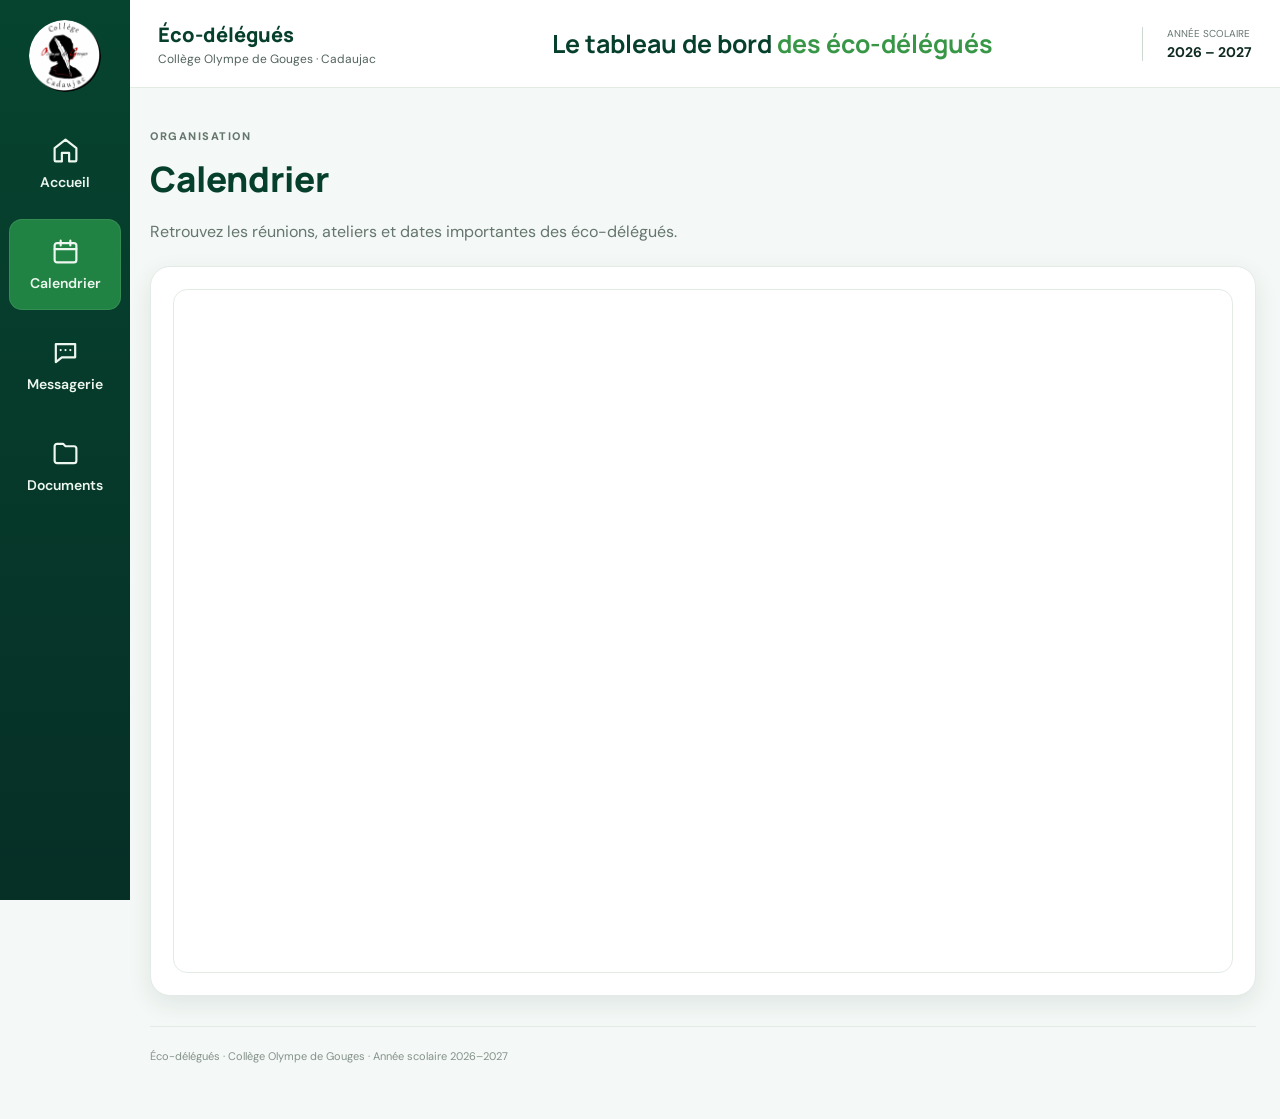
<file: calendrier.html>
<!doctype html><html lang="fr"><head><meta charset="utf-8"><meta name="viewport" content="width=device-width,initial-scale=1"><meta name="theme-color" content="#073f2d"><title>Calendrier | Éco-délégués</title><link rel="icon" href="icone/logo-college.png"><link rel="stylesheet" href="css/style.css"></head><body><header class="topbar">
  <a class="brand" href="index.html"><span><strong>Éco-délégués</strong><small>Collège Olympe de Gouges · Cadaujac</small></span></a>
  <div class="top-title"><strong>Le tableau de bord <em>des éco-délégués</em></strong></div>
  <div class="school-year">ANNÉE SCOLAIRE<strong>2026 – 2027</strong></div>
</header><aside class="sidebar"><a class="sidebar-brand" href="index.html" aria-label="Accueil des éco-délégués"><img src="icone/logo-ecodelegues.png" alt="Logo des éco-délégués"></a>
 <a class="side-link " href="index.html" data-page="home"><svg class="" viewBox="0 0 24 24" aria-hidden="true" fill="none" stroke="currentColor" stroke-width="1.8" stroke-linecap="round" stroke-linejoin="round"><path d="m3 10 9-7 9 7v10a1 1 0 0 1-1 1h-5v-7H9v7H4a1 1 0 0 1-1-1z"/></svg><span>Accueil</span></a>
 <a class="side-link active" href="calendrier.html" data-page="calendar"><svg class="" viewBox="0 0 24 24" aria-hidden="true" fill="none" stroke="currentColor" stroke-width="1.8" stroke-linecap="round" stroke-linejoin="round"><rect x="3" y="5" width="18" height="16" rx="2"/><path d="M16 3v4M8 3v4M3 10h18"/></svg><span>Calendrier</span></a>
 <a class="side-link " href="messagerie.html" data-page="messages"><svg class="" viewBox="0 0 24 24" aria-hidden="true" fill="none" stroke="currentColor" stroke-width="1.8" stroke-linecap="round" stroke-linejoin="round"><path d="M4 5h16v11H9l-5 4z"/><path d="M8 10h.01M12 10h.01M16 10h.01"/></svg><span>Messagerie</span></a>
 <a class="side-link " href="documents.html" data-page="docs"><svg class="" viewBox="0 0 24 24" aria-hidden="true" fill="none" stroke="currentColor" stroke-width="1.8" stroke-linecap="round" stroke-linejoin="round"><path d="M3 6a2 2 0 0 1 2-2h5l2 2h7a2 2 0 0 1 2 2v10a2 2 0 0 1-2 2H5a2 2 0 0 1-2-2z"/></svg><span>Documents</span></a>
</aside><main class="page-shell"><div class="page-heading"><p class="eyebrow">ORGANISATION</p><h1>Calendrier</h1><p>Retrouvez les réunions, ateliers et dates importantes des éco-délégués.</p></div><section class="content-card"><div class="calendar-frame calendar-page-frame"><iframe title="Calendrier complet des éco-délégués" src="https://calendar.google.com/calendar/embed?height=600&wkst=2&ctz=Europe%2FParis&showPrint=0&showCalendars=0&showTz=0&src=ZmYyNzgyZjg5N2QwM2M5NDJmZTU4NDM0N2JiYzAzMDdiZjRiZDdmYTRkMmM0ODNkODE1NzlkYmI1Y2JhMmMwNkBncm91cC5jYWxlbmRhci5nb29nbGUuY29t&color=%23f6bf26" loading="lazy" title="Calendrier Google des éco-délégués"></iframe></div></section><footer class="footer">Éco-délégués · Collège Olympe de Gouges · Année scolaire 2026–2027</footer></main></body></html>
</file>
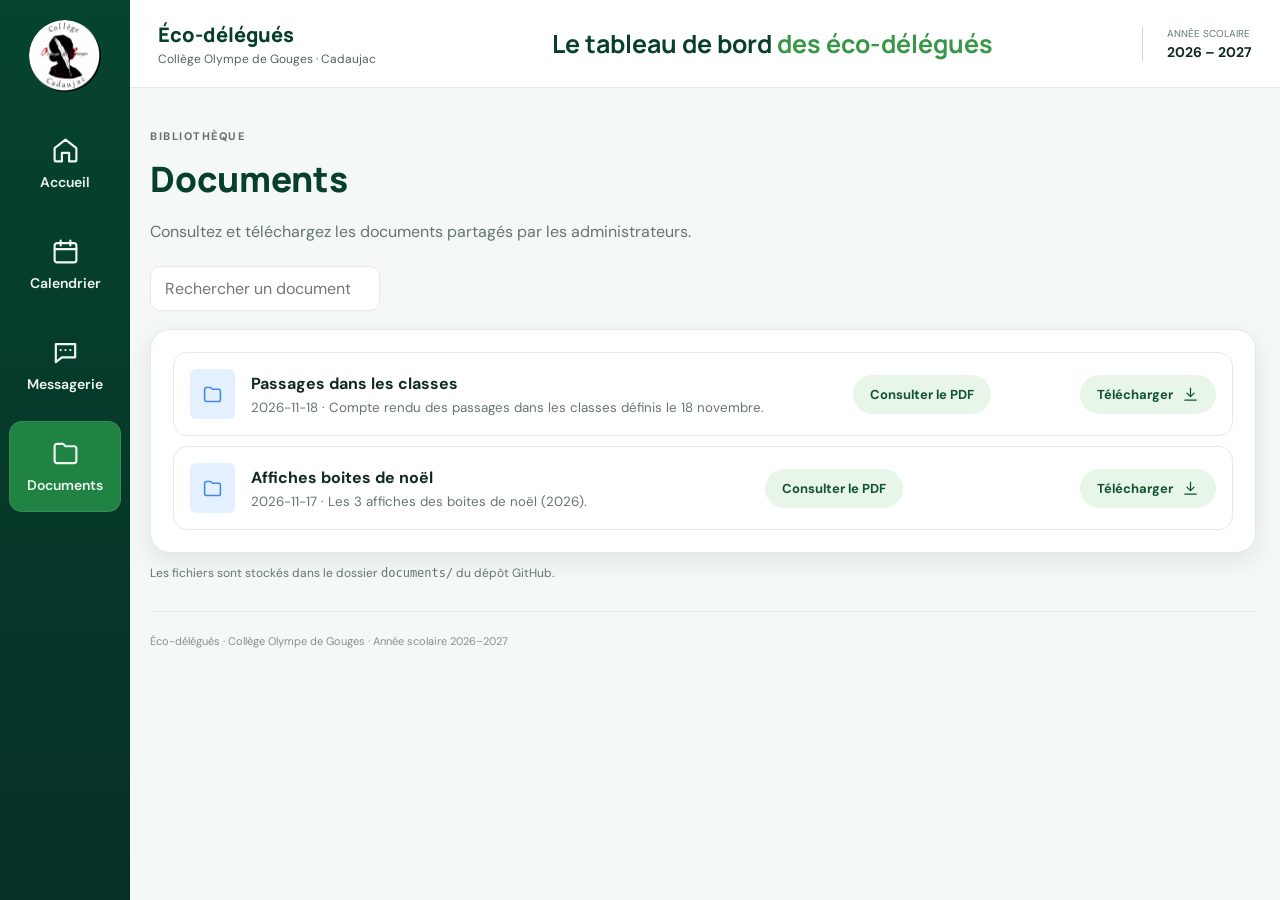
<file: documents.html>
<!doctype html><html lang="fr"><head><meta charset="utf-8"><meta name="viewport" content="width=device-width,initial-scale=1"><meta name="theme-color" content="#073f2d"><title>Documents | Éco-délégués</title><link rel="icon" href="icone/logo-college.png"><link rel="stylesheet" href="css/style.css"></head><body><header class="topbar">
  <a class="brand" href="index.html"><span><strong>Éco-délégués</strong><small>Collège Olympe de Gouges · Cadaujac</small></span></a>
  <div class="top-title"><strong>Le tableau de bord <em>des éco-délégués</em></strong></div>
  <div class="school-year">ANNÉE SCOLAIRE<strong>2026 – 2027</strong></div>
</header><aside class="sidebar"><a class="sidebar-brand" href="index.html" aria-label="Accueil des éco-délégués"><img src="icone/logo-ecodelegues.png" alt="Logo des éco-délégués"></a>
 <a class="side-link " href="index.html" data-page="home"><svg class="" viewBox="0 0 24 24" aria-hidden="true" fill="none" stroke="currentColor" stroke-width="1.8" stroke-linecap="round" stroke-linejoin="round"><path d="m3 10 9-7 9 7v10a1 1 0 0 1-1 1h-5v-7H9v7H4a1 1 0 0 1-1-1z"/></svg><span>Accueil</span></a>
 <a class="side-link " href="calendrier.html" data-page="calendar"><svg class="" viewBox="0 0 24 24" aria-hidden="true" fill="none" stroke="currentColor" stroke-width="1.8" stroke-linecap="round" stroke-linejoin="round"><rect x="3" y="5" width="18" height="16" rx="2"/><path d="M16 3v4M8 3v4M3 10h18"/></svg><span>Calendrier</span></a>
 <a class="side-link " href="messagerie.html" data-page="messages"><svg class="" viewBox="0 0 24 24" aria-hidden="true" fill="none" stroke="currentColor" stroke-width="1.8" stroke-linecap="round" stroke-linejoin="round"><path d="M4 5h16v11H9l-5 4z"/><path d="M8 10h.01M12 10h.01M16 10h.01"/></svg><span>Messagerie</span></a>
 <a class="side-link active" href="documents.html" data-page="docs"><svg class="" viewBox="0 0 24 24" aria-hidden="true" fill="none" stroke="currentColor" stroke-width="1.8" stroke-linecap="round" stroke-linejoin="round"><path d="M3 6a2 2 0 0 1 2-2h5l2 2h7a2 2 0 0 1 2 2v10a2 2 0 0 1-2 2H5a2 2 0 0 1-2-2z"/></svg><span>Documents</span></a>
</aside><main class="page-shell"><div class="page-heading"><p class="eyebrow">BIBLIOTHÈQUE</p><h1>Documents</h1><p>Consultez et téléchargez les documents partagés par les administrateurs.</p></div><div class="toolbar"><input class="search" id="document-search" type="search" placeholder="Rechercher un document…" aria-label="Rechercher un document"></div><section class="content-card"><div class="document-list" id="document-list"><div class="empty">Chargement des documents…</div></div></section><dialog id="pdf-viewer" style="width:min(900px,94vw);height:85vh;border:0;border-radius:16px;padding:18px;box-shadow:0 20px 70px #0005"><div style="display:flex;justify-content:space-between;align-items:center;margin-bottom:12px"><strong id="pdf-title">Aperçu du document</strong><button class="button" id="close-viewer" type="button">Fermer</button></div><iframe id="pdf-frame" title="Aperçu PDF" style="width:100%;height:calc(100% - 48px);border:1px solid var(--line);border-radius:8px"></iframe></dialog><p class="muted" style="font-size:12px;margin-top:12px">Les fichiers sont stockés dans le dossier <code>documents/</code> du dépôt GitHub.</p><footer class="footer">Éco-délégués · Collège Olympe de Gouges · Année scolaire 2026–2027</footer></main><script type="module" src="js/documents.js"></script></body></html>
</file>
<file: css/style.css>
@import url('https://fonts.googleapis.com/css2?family=DM+Sans:wght@400;500;600;700;800&family=Manrope:wght@500;600;700;800&display=swap');
:root{--forest:#073f2d;--forest2:#0d563c;--green:#2c914b;--lime:#73c83d;--mint:#e9f5e9;--ink:#102a22;--muted:#65766e;--line:#e3ebe5;--paper:#f4f8f6;--white:#fff;--shadow:0 8px 24px rgba(13,53,37,.09)}
*{box-sizing:border-box}body{margin:0;background:var(--paper);color:var(--ink);font-family:'DM Sans',sans-serif}a{color:inherit;text-decoration:none}button,input{font:inherit}.topbar{height:88px;background:#fff;border-bottom:1px solid var(--line);display:flex;align-items:center;padding:0 28px 0 158px;gap:30px;position:fixed;z-index:5;top:0;left:0;right:0}.brand{display:flex;align-items:center;gap:13px;min-width:245px}.brand strong,.brand small{display:block}.brand strong{font:800 20px Manrope;color:var(--forest)}.brand small{font-size:12px;color:#53645c;margin-top:3px}.top-title{display:flex;align-items:center;gap:12px;flex:1;justify-content:center;font:800 25px Manrope;color:var(--forest);white-space:nowrap}.top-title em{font-style:normal;color:#389747}.school-year{border-left:1px solid #cdd8d0;padding-left:24px;font-size:10px;color:var(--muted);white-space:nowrap}.school-year strong{display:block;color:var(--ink);font-size:14px;margin-top:3px}.sidebar{position:fixed;z-index:6;top:0;bottom:0;left:0;width:130px;background:linear-gradient(180deg,#06442f,#062f26);padding:12px 9px 18px;display:flex;flex-direction:column;gap:10px;color:#fff}.sidebar-brand{height:88px;display:grid;place-items:center;margin-bottom:8px}.sidebar-brand img{width:72px;height:72px;object-fit:contain;border-radius:50%}.side-link{min-height:91px;border-radius:13px;display:flex;flex-direction:column;align-items:center;justify-content:center;gap:8px;font-size:14px;font-weight:600;transition:.2s;color:#edf7ef}.side-link svg{width:29px;height:29px}.side-link:hover,.side-link.active{background:#208343;box-shadow:inset 0 0 0 1px #ffffff17}.page-shell{max-width:1700px;margin:0 auto;padding:108px 24px 34px 150px}.hero{min-height:160px;background:linear-gradient(110deg,#06432e,#0c5638 70%,#0a392b);border-radius:23px;padding:25px 38px;color:#fff;display:grid;grid-template-columns:150px 1fr  minmax(230px,32%);align-items:center;gap:22px;box-shadow:var(--shadow);position:relative;overflow:hidden}.hero:after{content:"";position:absolute;right:-35px;top:-85px;width:230px;height:230px;border:1px solid #ffffff20;border-radius:50%;box-shadow:0 0 0 24px #ffffff09}.gift-art{font-size:0;display:grid;place-items:center}.gift-art svg{width:100px;height:100px;color:#b5e58e;stroke-width:1.2}.pill{display:inline-flex;background:#65b92d;color:white;border-radius:30px;padding:7px 14px;font-weight:800;font-size:13px}.hero h1{font:800 28px Manrope;margin:12px 0 4px}.hero p{margin:0;color:#e0f0e4;font-size:16px}.hero-progress{z-index:1}.hero-progress strong{display:block;text-align:right;font-size:28px;margin-bottom:9px}.progress-track{height:17px;background:#002e22;border-radius:20px;overflow:hidden;box-shadow:inset 0 1px 4px #0007}.progress-fill{height:100%;width:0;background:linear-gradient(90deg,#73c83d,#b4e66c);border-radius:20px;transition:width .5s}.hero-date{font-size:14px;margin-top:14px;color:#e3f3e8}.dashboard-grid{display:grid;grid-template-columns:minmax(270px, .95fr) minmax(420px,2.25fr) minmax(250px,.85fr);gap:12px;margin-top:22px;align-items:stretch}.card{background:#fff;border:1px solid var(--line);border-radius:22px;padding:22px;box-shadow:var(--shadow);min-width:0}.card-heading{display:flex;align-items:center;gap:12px;margin-bottom:16px}.card-heading h2{font:800 22px Manrope;margin:0;flex:1}.card-heading>svg{width:32px;height:32px;color:#2b9650}.round-icon{width:42px;height:42px;border-radius:50%;background:#e4f4e5;color:#278943;display:grid;place-items:center}.round-icon svg{width:24px;height:24px}.event{position:relative;padding:4px 0 20px 51px;margin-left:15px;border-left:3px solid #d9e9dd}.event:last-of-type{border-color:transparent;padding-bottom:8px}.event:before{content:"";position:absolute;left:-9px;top:7px;width:13px;height:13px;border-radius:50%;background:#27964c}.event time{font-weight:700;font-size:14px}.event strong{display:block;color:#111b37;margin-top:7px;font-size:15px}.event span{display:block;color:#536078;margin-top:2px;font-size:14px}.soft-button,.button{border:0;border-radius:30px;padding:11px 17px;background:#e8f5e9;color:#12552f;font-weight:700;font-size:13px;display:inline-flex;align-items:center;justify-content:center;gap:9px;cursor:pointer}.soft-button:hover,.button:hover{background:#d8efd9}.soft-button svg,.button svg{width:17px;height:17px}.full-button{width:100%;margin-top:12px}.middle-column{display:grid;grid-template-rows:auto 1fr;gap:12px;min-width:0}.notice{background:linear-gradient(105deg,#edf5ff,#e5f0ff);border-radius:22px;padding:21px 24px;display:flex;align-items:center;gap:20px;min-height:144px;overflow:hidden}.notice .info-symbol{width:44px;height:44px;flex:0 0 44px;border-radius:50%;background:#4b95f4;color:white;display:grid;place-items:center}.notice .info-symbol svg{width:25px;height:25px}.notice h3{font-size:18px;margin:0 0 10px}.notice p{margin:0;color:#26334c;line-height:1.5;font-size:14px}.notice-art{margin-left:auto;color:#3b9b56;min-width:85px}.notice-art svg{width:95px;height:95px;fill:#8fcf70}.lower-grid{display:grid;grid-template-columns:1fr 1fr;gap:12px}.project-item{display:grid;grid-template-columns:82px 1fr;gap:13px;align-items:center;padding:0 0 13px;margin-bottom:13px;border-bottom:1px solid var(--line)}.project-item:last-child{border:0;margin:0;padding:0}.project-link{border-radius:12px;transition:background .2s,transform .2s}.project-link:hover{background:#f5faf5;transform:translateY(-2px)}.project-link:focus-visible{outline:3px solid #73c83d;outline-offset:3px}.project-description-short{display:block;margin-top:7px;color:var(--muted);font-size:12px}.project-thumb{width:82px;height:76px;border-radius:12px;background:linear-gradient(145deg,#d9edce,#7cb66b);display:grid;place-items:center;color:#286d3c}.project-thumb svg{width:43px;height:43px}.project-item strong{font-size:13px}.project-meter{display:flex;align-items:center;gap:10px;margin-top:10px}.mini-track{height:10px;background:#e4e9e6;border-radius:10px;overflow:hidden;flex:1}.mini-track span{display:block;height:100%;background:#29934c;border-radius:10px}.project-meter small{font-size:12px}.doc-row{display:flex;align-items:center;gap:12px;padding:10px 0;border-bottom:1px solid var(--line);font-size:13px}.doc-row:last-child{border:0}.doc-icon{width:32px;height:37px;border-radius:6px;background:#e5f0ff;color:#4189e7;display:grid;place-items:center}.doc-icon svg{width:21px;height:21px}.doc-row small{display:block;color:var(--muted);margin-top:4px}.doc-row a{margin-left:auto;color:var(--forest)}.doc-row a svg{width:19px;height:19px}.goal-box{background:#e4f4d9;border-radius:17px;padding:20px;text-align:center;margin-bottom:15px}.goal-box svg{width:40px;height:40px;color:#3d9b43;fill:#70b94e}.goal-box strong{display:block;font:800 17px Manrope;margin:10px 0}.goal-box p{font-size:14px;margin:0;line-height:1.5}.links-list a{display:flex;align-items:center;gap:10px;padding:8px 0;font-size:13px}.links-list a:before{content:"›";font-size:23px;color:#68b52e}.links-list a svg{margin-left:auto;width:17px;height:17px}.slogan{margin-top:17px;border-radius:18px;background:#e3f4d7;padding:23px;text-align:center;font:800 16px Manrope}.slogan svg{display:block;width:55px;height:45px;margin:0 auto 8px;color:#328f42;fill:#87c85d}.page-heading{margin:20px 0 22px}.eyebrow{font-size:11px;letter-spacing:1.5px;color:#38934d;font-weight:800;margin:0 0 9px}.page-heading h1{font:800 35px Manrope;color:var(--forest);margin:0}.page-heading p{color:var(--muted);max-width:700px;line-height:1.6}.content-card{background:#fff;border:1px solid var(--line);border-radius:20px;padding:22px;box-shadow:var(--shadow)}.calendar-frame{height:min(72vh,760px);min-height:480px;border:1px solid var(--line);border-radius:14px;overflow:hidden}.calendar-frame iframe{width:100%;height:100%;min-height:500px;border:0}.toolbar{display:flex;justify-content:space-between;gap:12px;align-items:center;margin:18px 0}.search{padding:11px 14px;border:1px solid var(--line);border-radius:10px;min-width:230px}.document-list{display:grid;gap:10px}.document-card{display:flex;align-items:center;gap:16px;border:1px solid var(--line);border-radius:14px;padding:16px}.document-card .doc-icon{width:45px;height:50px}.document-card strong{display:block}.document-card small{display:block;color:var(--muted);margin-top:5px}.document-card .button{margin-left:auto}.muted{color:var(--muted)}.empty{padding:30px;text-align:center;color:var(--muted);background:#f8fbf8;border-radius:12px}.placeholder{max-width:750px;line-height:1.7}.form-grid{display:grid;grid-template-columns:1fr 1fr;gap:15px}.field{display:grid;gap:7px}.field label{font-size:13px;font-weight:700}.field input,.field textarea{width:100%;padding:12px;border:1px solid var(--line);border-radius:10px;background:#fff}.field textarea{min-height:90px;resize:vertical}.field.wide{grid-column:1/-1}.admin-status{font-size:13px;color:var(--muted);margin-top:12px}.footer{padding:22px 0;color:#84928a;font-size:11px;border-top:1px solid var(--line);margin-top:30px}.hidden{display:none!important}
@media(max-width:1100px){.top-title{font-size:18px}.dashboard-grid{grid-template-columns:1fr 2fr}.right-card{grid-column:1/-1}.right-card .right-content{display:grid;grid-template-columns:1fr 1fr;gap:18px}.hero{grid-template-columns:100px 1fr 220px}.gift-art svg{width:80px}.school-year{display:none}}
@media(max-width:760px){.topbar{height:70px;padding:0 14px 0 83px}.brand{min-width:0}.brand strong{font-size:16px}.brand small{font-size:10px}.top-title{display:none}.sidebar{width:70px;padding:6px 5px 10px;gap:5px}.sidebar-brand{height:58px;margin-bottom:4px}.sidebar-brand img{width:48px;height:48px}.side-link{min-height:65px;font-size:9px;gap:5px}.side-link svg{width:23px;height:23px}.page-shell{padding:85px 12px 25px 80px}.hero{grid-template-columns:1fr;gap:12px;padding:22px}.gift-art{display:none}.hero h1{font-size:22px}.hero p{font-size:13px}.hero-progress strong{text-align:left;font-size:23px}.dashboard-grid{grid-template-columns:1fr}.middle-column{grid-template-rows:auto auto}.lower-grid{grid-template-columns:1fr}.right-card{grid-column:auto}.right-card .right-content{display:block}.card{padding:17px}.card-heading h2{font-size:18px}.notice{padding:17px}.notice-art{display:none}.page-heading h1{font-size:29px}.calendar-frame{min-height:420px;height:65vh}.toolbar{align-items:stretch;flex-direction:column}.search{width:100%}.document-card{align-items:flex-start;flex-wrap:wrap}.document-card .button{margin-left:60px}.form-grid{grid-template-columns:1fr}.field.wide{grid-column:auto}}

.list-summary{display:flex;align-items:center;gap:20px}.summary-label{display:block;color:var(--muted);font-size:11px;margin-bottom:4px}.list-summary strong{font:800 21px Manrope;color:var(--forest)}.mini-progress{height:9px;flex:1;background:#edf1ed;border-radius:8px;overflow:hidden}.mini-progress div{height:100%;width:0;background:#55a778;border-radius:8px}.summary-percent{font-size:13px;font-weight:700;color:var(--green)}.filters{display:flex;gap:7px}.filter-button{border:1px solid var(--line);background:#fff;color:#718079;border-radius:9px;padding:10px 14px;font:600 12px 'DM Sans';cursor:pointer}.filter-button.selected{background:var(--forest);border-color:var(--forest);color:#fff}.class-list{display:grid;gap:10px}.class-row{display:grid;grid-template-columns:40px minmax(120px,1fr) minmax(170px,1.3fr) minmax(120px,.8fr) auto;align-items:center;gap:14px;background:#fff;border:1px solid var(--line);border-radius:13px;padding:15px 17px}.class-row.done{background:#f0f7f1;border-color:#cce4d1}.class-index{width:33px;height:33px;border-radius:9px;background:#edf3ee;color:#60776a;display:grid;place-items:center;font-size:11px;font-weight:700}.class-name{font:700 14px Manrope;color:var(--forest)}.class-meta,.class-people{font-size:12px;color:#65766e;line-height:1.6}.class-people strong{display:block;font-size:10px;color:#35483e}.class-check{display:flex;align-items:center;gap:8px;font-size:11px;font-weight:700;cursor:pointer;white-space:nowrap}.class-check input{width:18px;height:18px;accent-color:#39845c}.empty-card{padding:25px;text-align:center;color:var(--muted)}@media(max-width:760px){.list-summary{gap:10px;padding:15px}.class-row{grid-template-columns:35px 1fr auto;gap:9px;padding:13px}.class-meta,.class-people{grid-column:2/4}.class-check{grid-column:3;grid-row:1}.class-name{grid-column:2;grid-row:1}.class-index{grid-row:1;grid-column:1}.class-meta{margin-top:-3px}.class-people{margin-top:-7px}}

.home-calendar-frame{width:100%;height:440px;min-height:320px;border:1px solid var(--line);border-radius:14px;overflow:hidden;background:#fff}.home-calendar-frame iframe{display:block;width:100%;height:100%;border:0}.home-latest-document{min-height:62px}.home-latest-document>div{min-width:0;flex:1}.home-latest-document strong{display:block;overflow-wrap:anywhere}

.calendar-page-frame{height:min(76vh,820px);min-height:520px}.calendar-page-frame iframe{display:block;width:100%;height:100%;min-height:520px;border:0}
@media(max-width:760px){.calendar-page-frame{height:68vh;min-height:460px}.calendar-page-frame iframe{min-height:460px}}


/* Suivi de la récolte des boîtes de Noël – étape 2 */
.harvest-total-card{text-align:center;margin-bottom:14px;padding:30px}
.harvest-total{display:block;font:800 clamp(54px,9vw,88px) Manrope;color:var(--forest);line-height:1.1;margin:8px 0}
.harvest-label{display:block;font-weight:700;color:#39834d;font-size:17px}
.harvest-total-card .muted{margin:12px 0 0;font-size:13px}
.harvest-stats{display:grid;grid-template-columns:1fr 1fr;gap:14px;margin-bottom:14px}
.harvest-stats section{display:flex;align-items:baseline;gap:8px;flex-wrap:wrap}
.harvest-stats .summary-label{width:100%}
.harvest-stats strong{font:800 30px Manrope;color:var(--forest)}
.harvest-stats small{color:var(--muted)}
.harvest-update-card{margin-bottom:14px}
.harvest-update-card h2{font:800 21px Manrope;margin:0 0 8px}
.harvest-history-list{display:grid;gap:8px}
.harvest-history-row{display:flex;justify-content:space-between;align-items:center;gap:15px;padding:13px 0;border-bottom:1px solid var(--line)}
.harvest-history-row:last-child{border-bottom:0}
.harvest-history-row time{font-size:12px;color:var(--muted)}
.harvest-history-row strong,.harvest-history-row small{display:block;text-align:right}
.harvest-history-row strong{font-size:14px;color:var(--forest)}
.harvest-history-row small{font-size:12px;color:#39834d;margin-top:4px}
@media(max-width:760px){.harvest-stats{grid-template-columns:1fr 1fr}.harvest-history-row{align-items:flex-start;flex-direction:column;gap:5px}.harvest-history-row strong,.harvest-history-row small{text-align:left}}

.gift-rain{position:absolute;inset:0;overflow:hidden;pointer-events:none;z-index:0}
.gift-rain span{position:absolute;top:-35px;left:var(--gift-left);font-size:20px;opacity:0;animation:gift-fall var(--gift-duration) linear var(--gift-delay) infinite}
.gift-rain span:nth-child(1){--gift-left:8%;--gift-duration:5.8s;--gift-delay:0s}
.gift-rain span:nth-child(2){--gift-left:28%;--gift-duration:7s;--gift-delay:1.3s}
.gift-rain span:nth-child(3){--gift-left:48%;--gift-duration:6.2s;--gift-delay:2.1s}
.gift-rain span:nth-child(4){--gift-left:67%;--gift-duration:7.5s;--gift-delay:.6s}
.gift-rain span:nth-child(5){--gift-left:82%;--gift-duration:6.6s;--gift-delay:3s}
.gift-rain span:nth-child(6){--gift-left:92%;--gift-duration:7.2s;--gift-delay:1.8s}
.gift-rain span:nth-child(7){--gift-left:38%;--gift-duration:6.9s;--gift-delay:4s}
@keyframes gift-fall{0%{transform:translate3d(0,-15px,0) rotate(-15deg);opacity:0}12%{opacity:.8}88%{opacity:.7}100%{transform:translate3d(25px,230px,0) rotate(35deg);opacity:0}}
.hero>div:not(.gift-rain){position:relative;z-index:1}
@media(prefers-reduced-motion:reduce){.gift-rain span{animation:none;display:none}}

/* Animation du compteur de récolte sur la bannière d'accueil */
.harvest-added-badge{display:block;width:max-content;max-width:100%;margin:0 0 10px auto;padding:6px 12px;border-radius:999px;background:#b7e88a;color:#174b2e;font-size:13px;font-weight:800;box-shadow:0 4px 12px #001b1230;animation:harvest-badge-pop .45s cubic-bezier(.2,.8,.2,1) both}
@keyframes harvest-badge-pop{0%{opacity:0;transform:translateY(8px) scale(.85)}70%{opacity:1;transform:translateY(-2px) scale(1.04)}100%{opacity:1;transform:translateY(0) scale(1)}}
@media(max-width:760px){.harvest-added-badge{margin-left:0;margin-right:auto}}
@media(prefers-reduced-motion:reduce){.harvest-added-badge{animation:none}}
</file>
